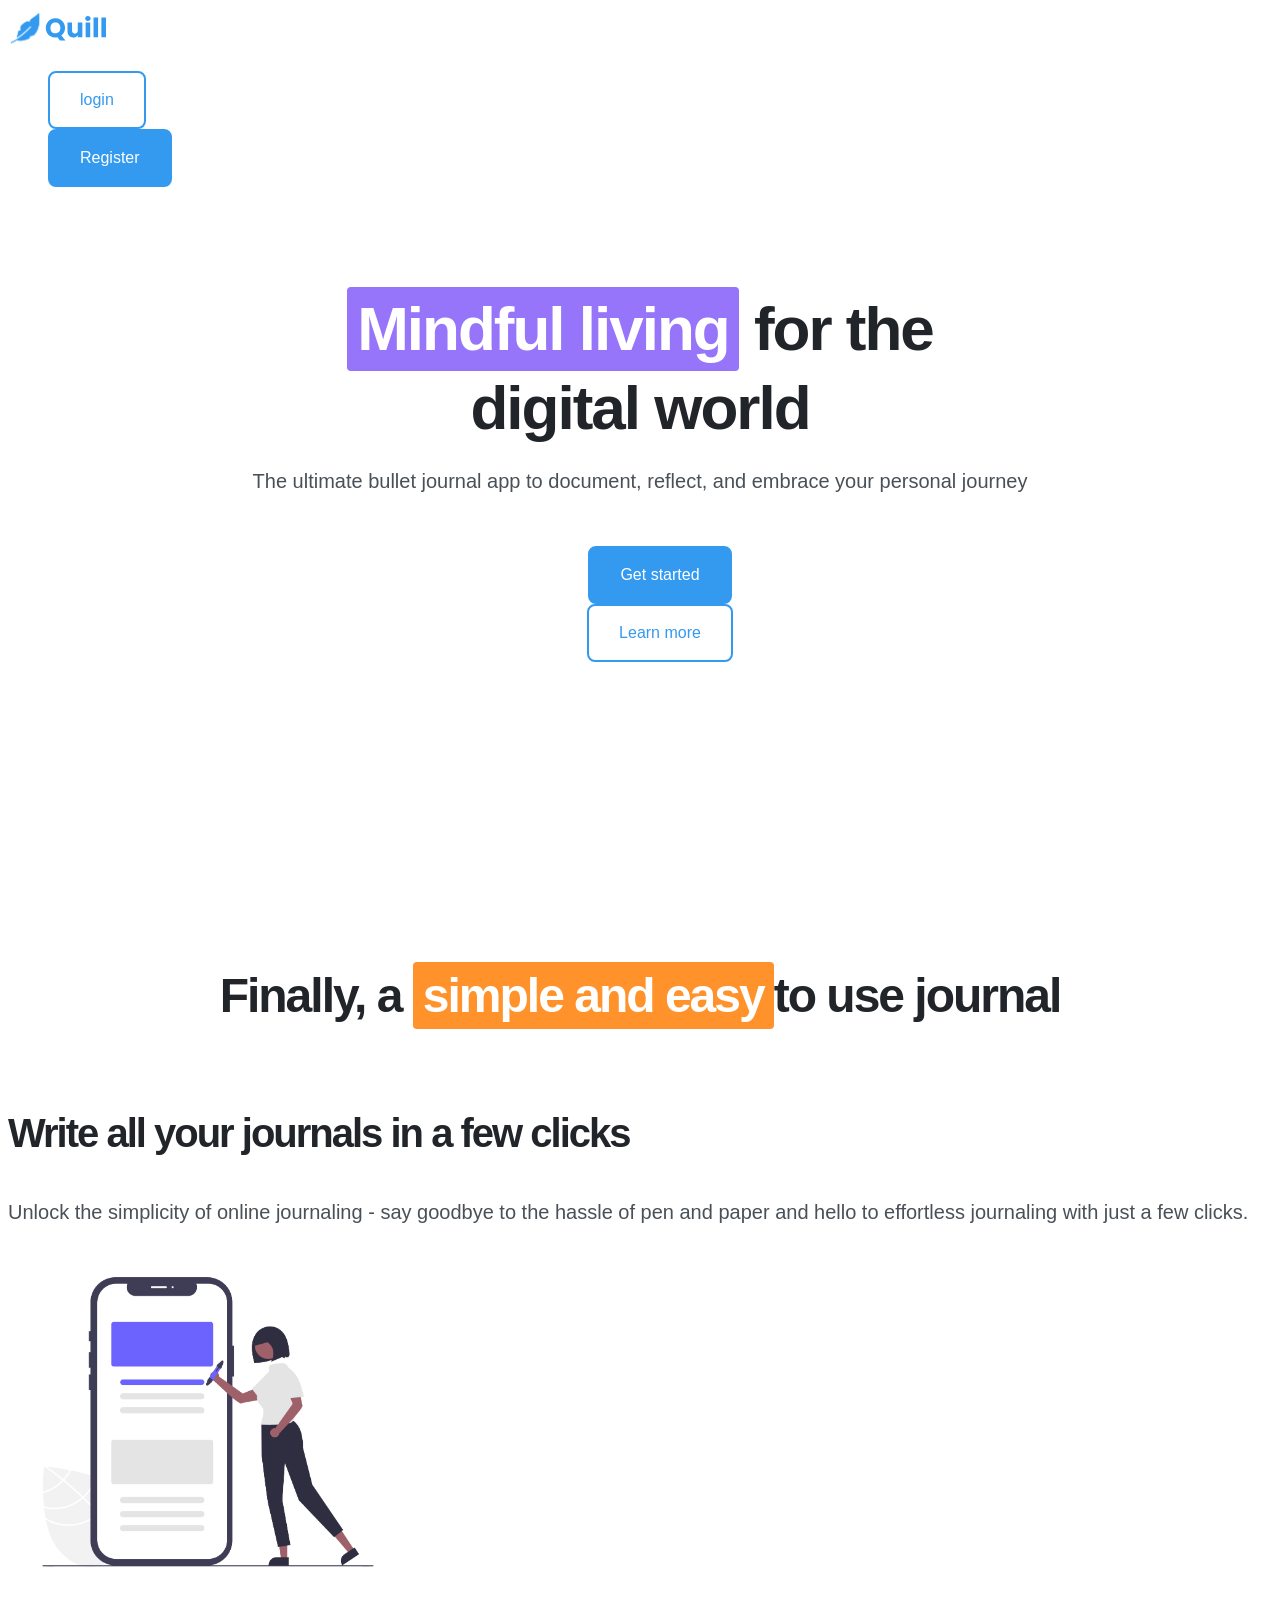
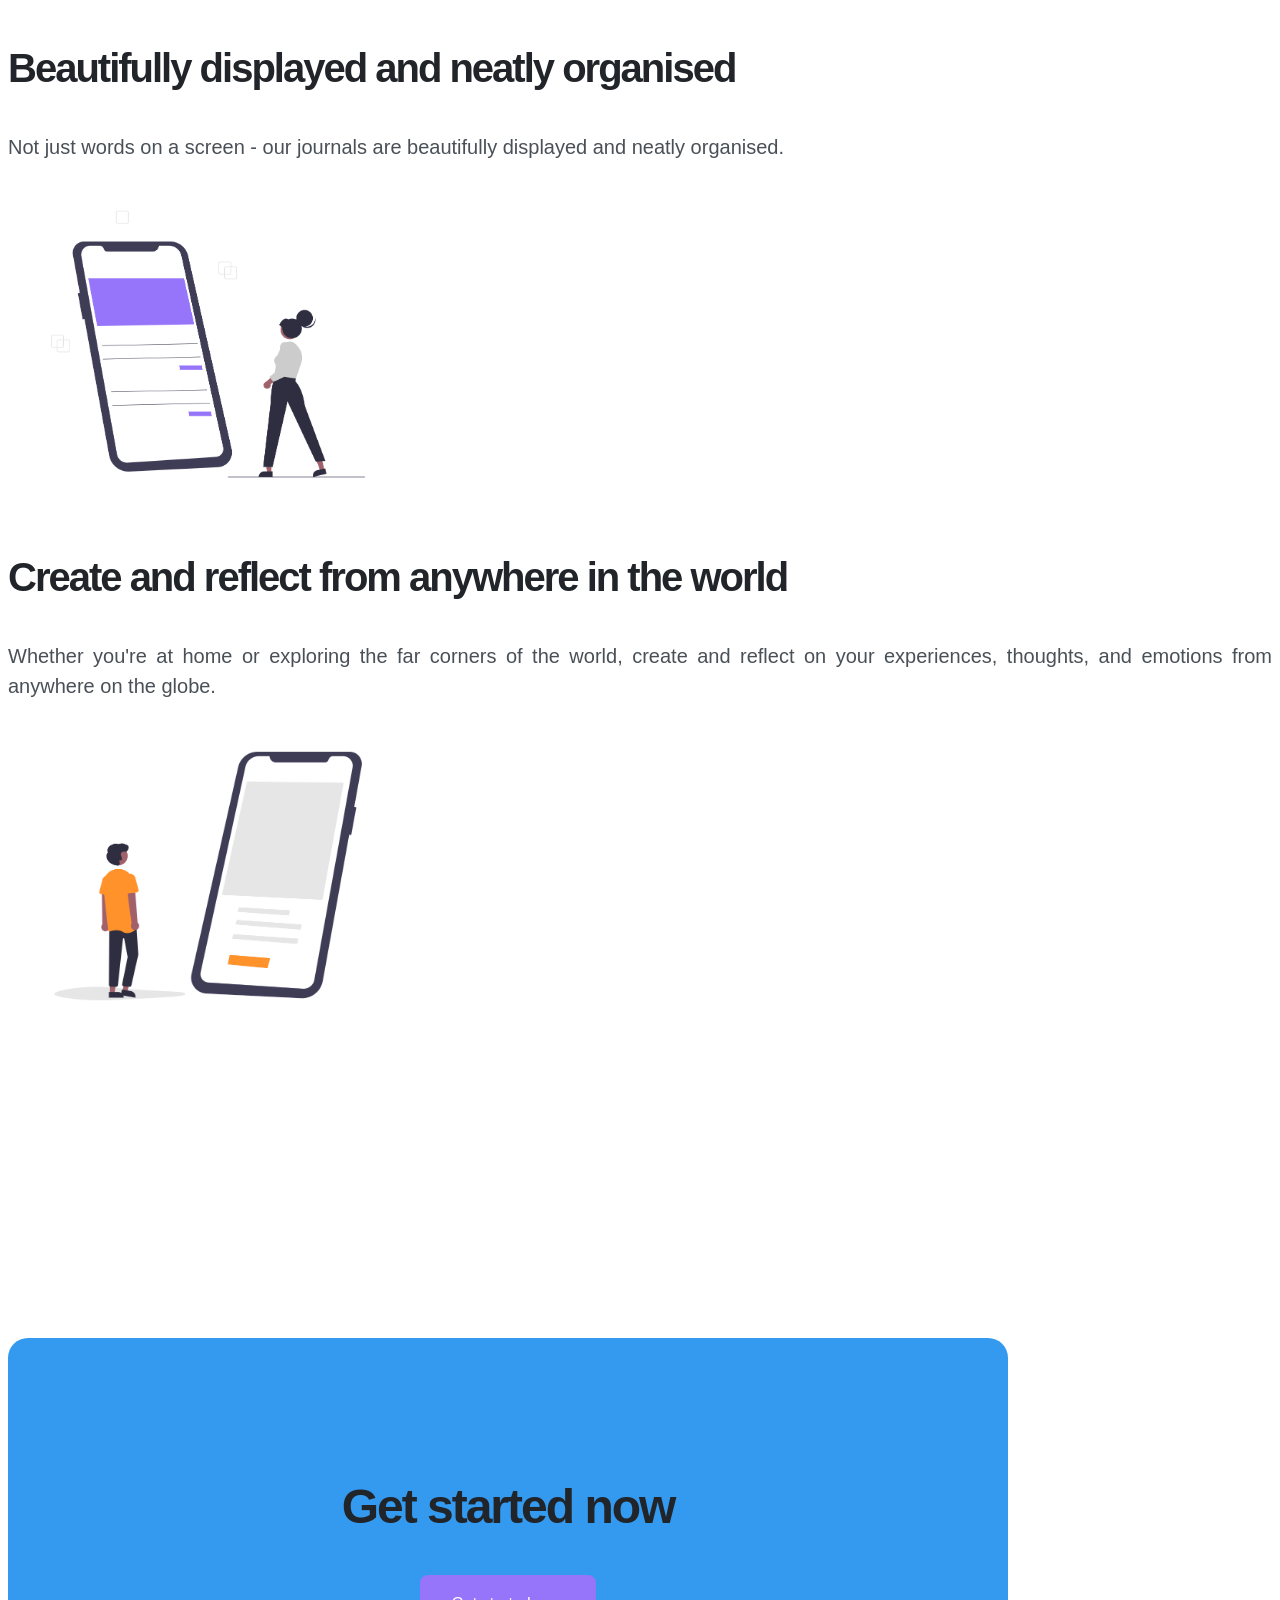
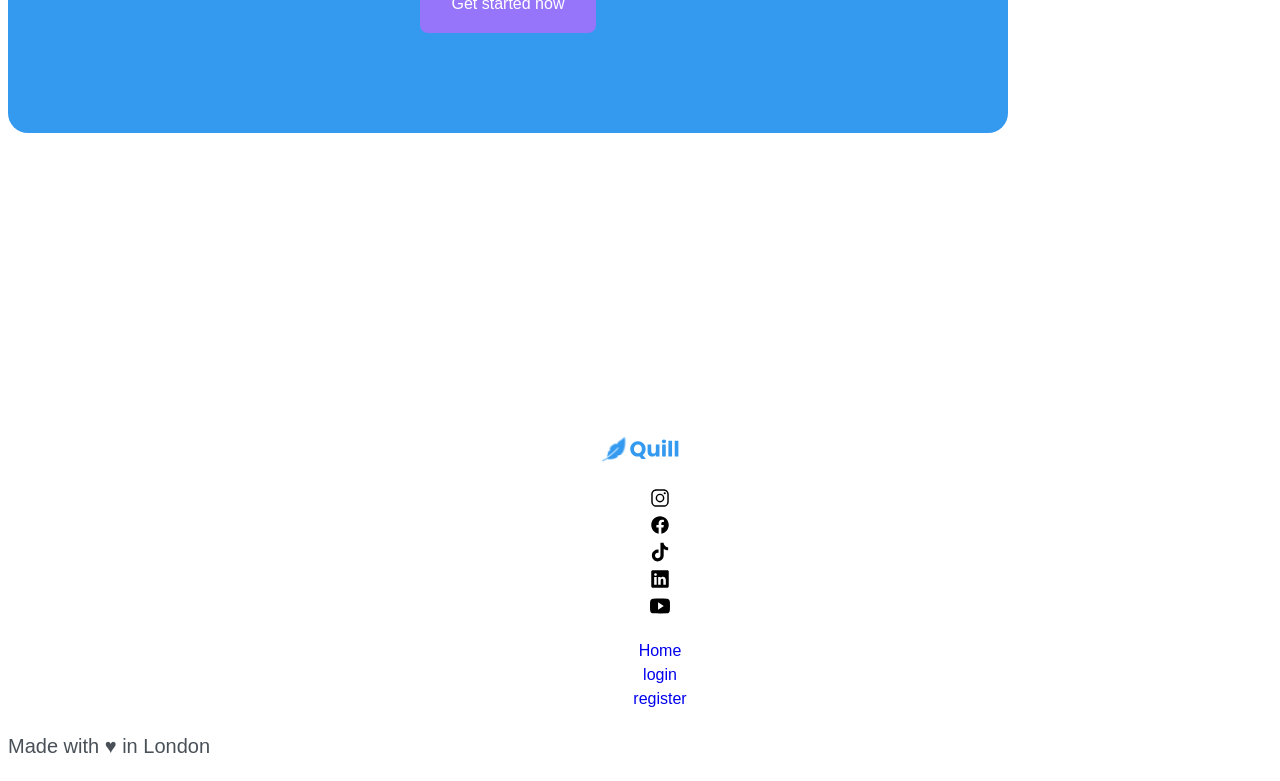
<file: quill/index.html>
<!DOCTYPE html>
<html lang="en">
<head>
    <meta charset="UTF-8">
    <meta name="viewport" content="=device-, initial-scale=1.0">
    <link rel="stylesheet" href="app.css">
    <title>Quill</title>
</head>
<body>
      <!-- navigation -->
    <header>
        <nav class="navbar">
        <a href="index.html"><img class="logo-md" src="images/quill.svg" alt="quill image"></a>

            <ul>
                <li><a class="btn btn-primary-outline" href="login.html">login</a></li>
                <li><a class="btn btn-primary" href="register.html">Register</a></li>
            </ul>
        </nav>

    <!-- Hero Section -->
     <section class="hero">
        <h1 class="hero-heading"><span class="highlight highlight-secondary" >Mindful living</span> for the <br>digital world</h1>
        <p class="hero-para">The ultimate bullet journal app to document, reflect, and embrace your personal journey</p>
        <ul>
            <li><a class="btn btn-primary" href="register.html">Get started</a></li>
            <li><a class="btn btn-primary-outline" href="#features">Learn more</a></li>
        </ul>
     </section>
    </header>

    <!-- feauture section -->
     <main>
        <section id="feature-section">
         <h2 class="feature-main-heading">Finally, a <span class="highlight highlight-tertiary">simple and easy</span>to use journal</h2>
            <div>
                <h3>Write all your journals in a few clicks</h3>
                    <p>Unlock the simplicity of online journaling - say goodbye to the hassle of pen and paper and hello to effortless journaling with just a few clicks.</p>
                    <img class="feature-img" src="images/features-1.png" alt="a simple journal in a few clicks" >
            </div>
            <div>
                <h3>Beautifully displayed and neatly organised</h3>
                    <p>Not just words on a screen - our journals are beautifully displayed and neatly organised.</p>
                    <img class="feature-img" src="images/features-2.png" alt="beautifully displayed and neatly organised" >
            </div>
            <div>
                <h3>Create and reflect from anywhere in the world</h3>
                    <p>Whether you're at home or exploring the far corners of the world, create and reflect on your experiences, thoughts, and emotions from anywhere on the globe. </p>
                <img class="feature-img" src="images/features-3.png" alt="create and reflect from anywhere in the world" >
            </div>
        </section>

    <!-- Cta section -->
            <div class="cta">
                <div class="cta-card">
                    <h2>Get started now</h2>
                <a class="btn btn-secondary" href="register.html" target="noreferrer">Get started now</a>
                </div>
            </div>  
        </section>
     </main>

    <!-- footer -->
     <footer class="footer">
        <div>
            <a href="index.html"><img class="logo-sm" src="images/quill.svg" alt="quill logo"></a>
                <ul>
                    <Li><a href="https://www.instagram.com"><img class="social-icons" src="images/instagram.svg" alt="Instagram"></a></Li>
                    <Li><a href="https://www.facebook.com"> <img class="social-icons" src="images/facebook.svg" alt="Facebook"></a></Li>
                    <Li><a href="https://www.tiktok.com"> <img class="social-icons" src="images/tiktok.svg" alt="tiktok"></a></Li>
                    <Li><a href="https://www.linkedin.com"> <img class="social-icons" src="images/linkedin.svg" alt="linkedin"></a></Li>
                    <Li><a href="https://www.youtube.com"> <img class="social-icons" src="images/youtube.svg" alt="youtube"></a></Li>
                </ul>
                 <ul>
                    <li><a href="index.html">Home</a></li>
                    <li><a href="login.html">login</a></li>
                    <li><a href="register.html">register</a></li>
                </ul>
                    <p class="small">Made with ♥︎ in London</p>
            </div>
     </footer>
</body>
</html>
</file>
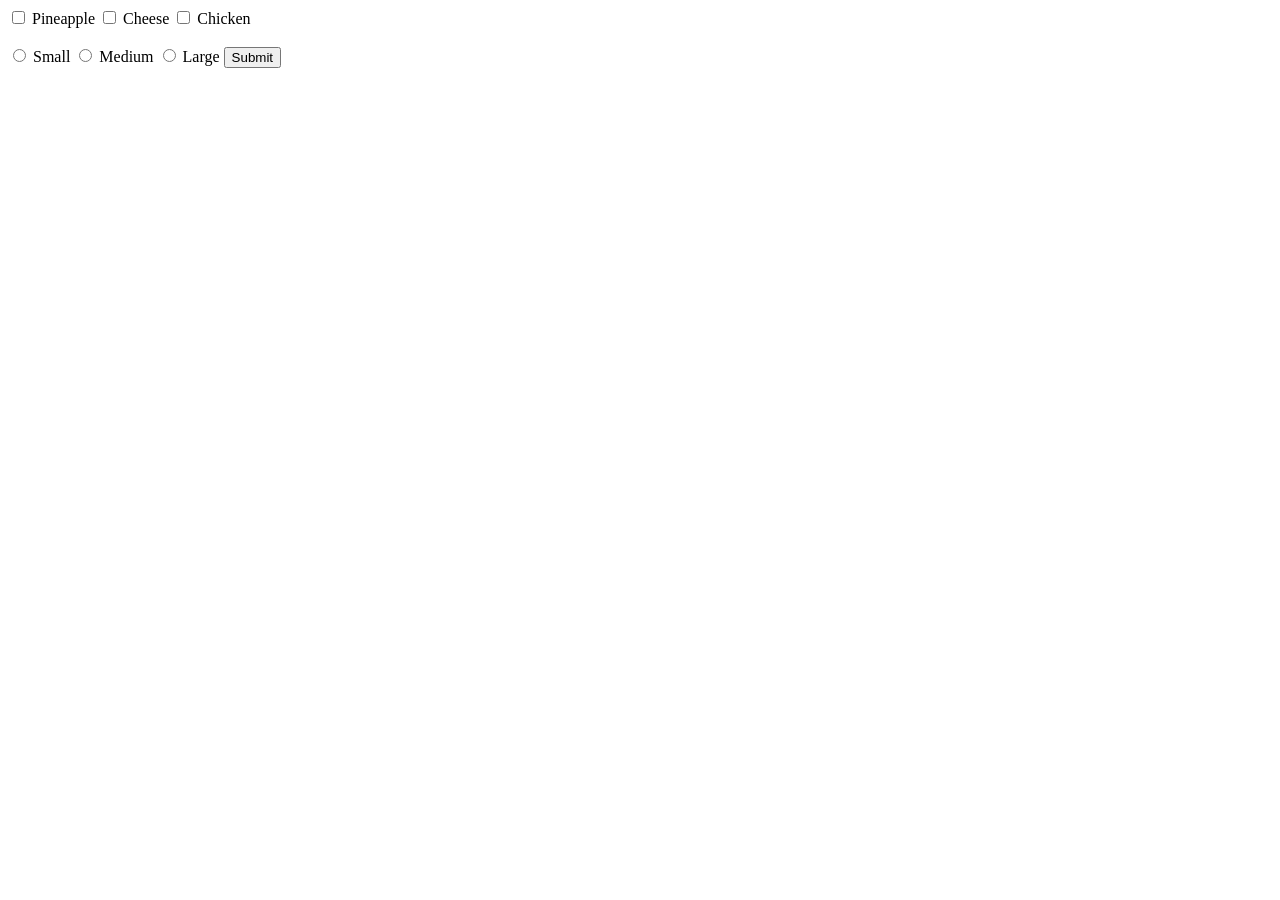
<file: quill/binary.html>
<!DOCTYPE html>
<html lang="en">
<head>
    <meta charset="UTF-8">
    <meta name="viewport" content="width=device-width, initial-scale=1.0">
    <title>Binary type</title>
</head>
<body>
    <form action="/restaraunt/pizza" method="post">
        <input id="toppling-1" type="checkbox" name="pine apple">
        <label for="toppling-1">Pineapple</label>
        <input  id="toppling-2" type="checkbox" name="cheese">
        <label for="toppling-2">Cheese</label>
        <input id="toppling-3" type="checkbox" name="chicken">
        <label for="toppling-3">Chicken</label>
        
<br><br>
        <input id="small" type="radio" name="size" value="s" >
        <label for="small">Small</label>
        <input id="medium" type="radio" name="size" value="m">
        <label for="medium">Medium</label>
        <input id="large" type="radio" name="size" value="l">
        <label for="large">Large</label>
        <button type="submit">Submit</button>
    </form>
</body>
</html>
</file>
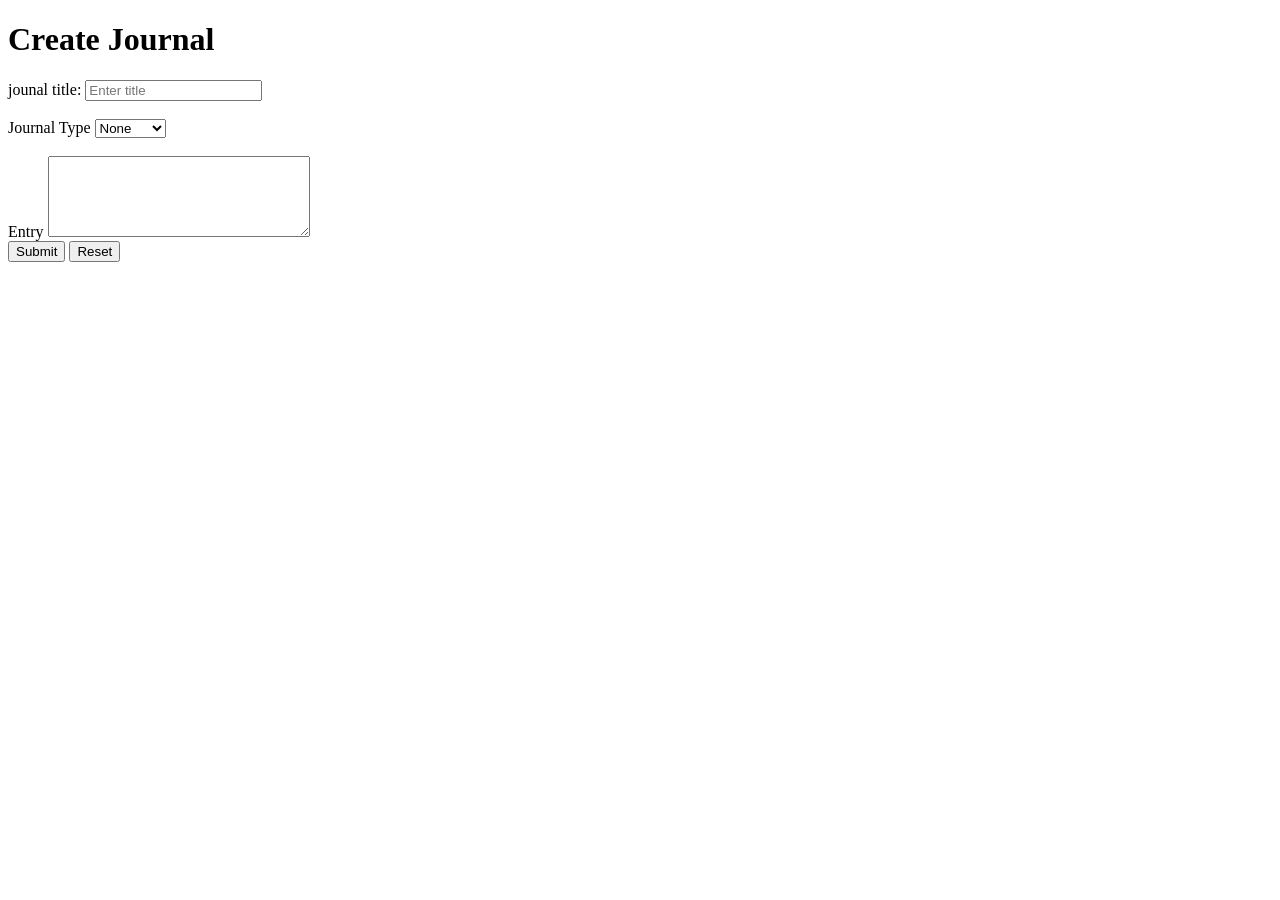
<file: quill/create-journal.html>
<!DOCTYPE html>
<html lang="en">
<head>
    <meta charset="UTF-8">
    <meta name="viewport" content="width=device-width, initial-scale=1.0">
    <title>Create journal</title>
</head>
<body>
    <h1>Create Journal</h1>
    <form action="/api/v1/journals" method="post">
        <label for="main-title">jounal title:</label>
    <input id="main-title" type="text" name = "title" placeholder="Enter title" minlength="3" required >
    <br> <br>
    <label for="journal-type">Journal Type</label>
    <select id="journal-type" name="type of journal" required !="none">
        <option value="none">None</option>
        <option value="idea">Idea</option>
        <option value="note">Note</option>
        <option value="goal">Goal</option>
        <option value="habit">Habit</option>
        <option value="memory">Memory</option>
        <option value="mood">Mood</option>
        <option value="event">Event</option>
        <option value="task">Task</option>
    </select>
    <br> <br>
    <label for="entry">Entry</label>
    <textarea name="Journal entry" id="entry" rows="5" cols="30" minlength="3" maxlength="10" required ></textarea>
<br>
    <button type="submit">Submit</button>
    <button type="reset">Reset</button>
     </form>
</body>
</html>
</file>
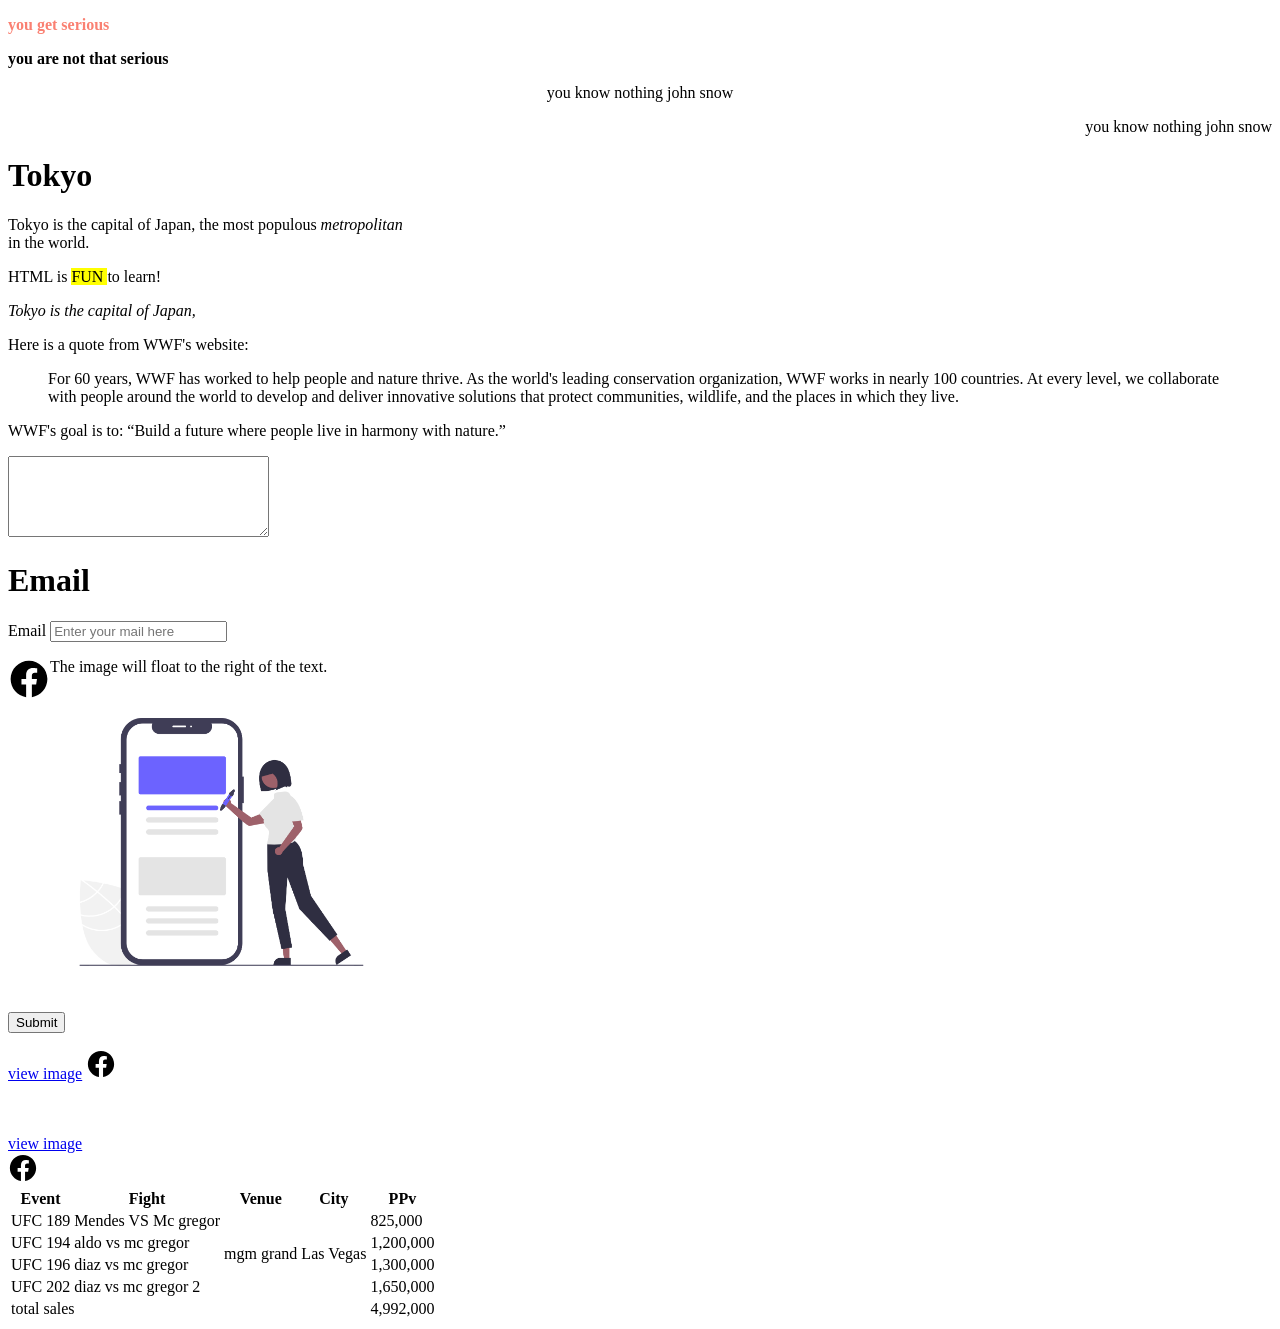
<file: quill/practice.html>
<!DOCTYPE html>
<html lang="en">
<head>
    <meta charset="UTF-8">
    <meta name="viewport" content="width=device-width, initial-scale=1.0">
    <title>Document</title>
</head>
<body>
    <p title="angry" style="color: salmon;"><b> you get serious </b></p>
    <p><strong>you are not that serious</strong></p>
    <p style="text-align: center;">you know nothing john snow</p>
    <p style="text-align: end;">you know nothing john snow</p>
</body>
<h1>Tokyo</h1>
<p>
Tokyo is the capital of Japan,
the most populous <em>metropolitan</em> <br> in the world.
</p>
<p>
HTML is 
<mark>
FUN
</mark>
 to learn!
</p>
<i>Tokyo is the capital of Japan,</i>
<p>Here is a quote from WWF's website:</p>
<blockquote cite="http://www.worldwildlife.org/who/index.html">
For 60 years, WWF has worked to help people and nature thrive. As the world's leading conservation organization, WWF works in nearly 100 countries. At every level, we collaborate with people around the world to develop and deliver innovative solutions that protect communities, wildlife, and the places in which they live.
</blockquote>
<p>WWF's goal is to: <q>Build a future where people live in harmony with nature.</q></p>
<textarea name="jouranal entry" id="entry" rows="5" cols="30" ></textarea>
<h1>Email</h1>
<form action="/api/v1/simha">
    <label for="email"> Email</label>
    <input id="email" type="email" name="email" placeholder="Enter your mail here">
    <p><img src="images/facebook.svg" alt="Smiley face" style="float:left;width:42px;height:42px;">
The image will float to the right of the text.</p>
<p><img src="images/features-1.png" alt="something" height="300px">
<area shape="default" coords="286,117,715,1033" href="practice.html" alt="something else">    
</p>
<button type="submit">Submit</button>
</form>
<p><a href="images/features-1.png" height="300px">view image</a>
    <img src="images/facebook.svg" alt="facebook" height="30x">
</p>
<br><br>
<div>
    <a href="images/features-1.png" height="300px">view image</a>
</div>
<div>
    <img src="images/facebook.svg" alt="facebook" height="30px"> 
</div>
<table>
    <thead>
        <tr>
            <th>Event</th>
            <th>Fight</th>
            <th>Venue</th>
            <th>City</th>
            <th>PPv</th>
        </tr>
    </thead>
    <tbody>
        <tr>
            <td>UFC 189</td>
            <td>Mendes VS Mc gregor</td>
            <td rowspan="4">mgm grand</td>
            <td rowspan="4">Las Vegas</td>
            <td>825,000</td>
        </tr>
        <tr>
            <td>UFC 194</td>
            <td>aldo vs mc gregor</td>
            <td>1,200,000</td>
        </tr>
        <tr>
            <td>UFC 196</td>
            <td>diaz vs mc gregor</td>
            <td>1,300,000</td>
        </tr>
        <tr>
            <td>UFC 202</td>
            <td>diaz vs mc gregor 2</td>
            <td>1,650,000</td>
        </tr>
    </tbody>
    <tfoot>
        <tr>
            <td colspan="4">total sales</td>
            <td>4,992,000</td>
        </tr>
    </tfoot>
</table>
</html>
</file>
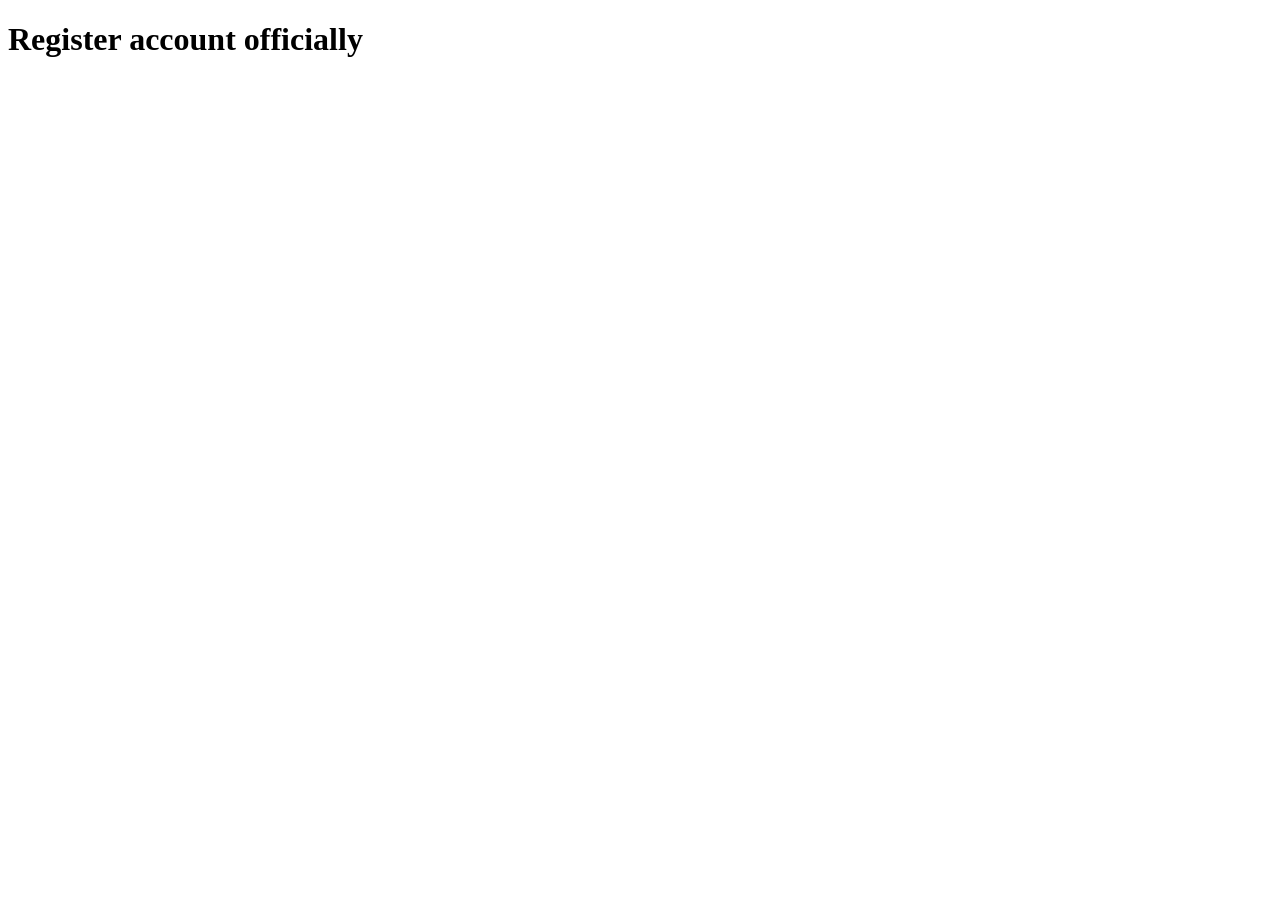
<file: quill/register.html>
<!DOCTYPE html>
<html lang="en">
<head>
    <meta charset="UTF-8">
    <meta name="viewport" content="width=device-width, initial-scale=1.0">
    <title>Register</title>
</head>
<body>
    <h1>Register account officially</h1>
</body>
</html>
</file>
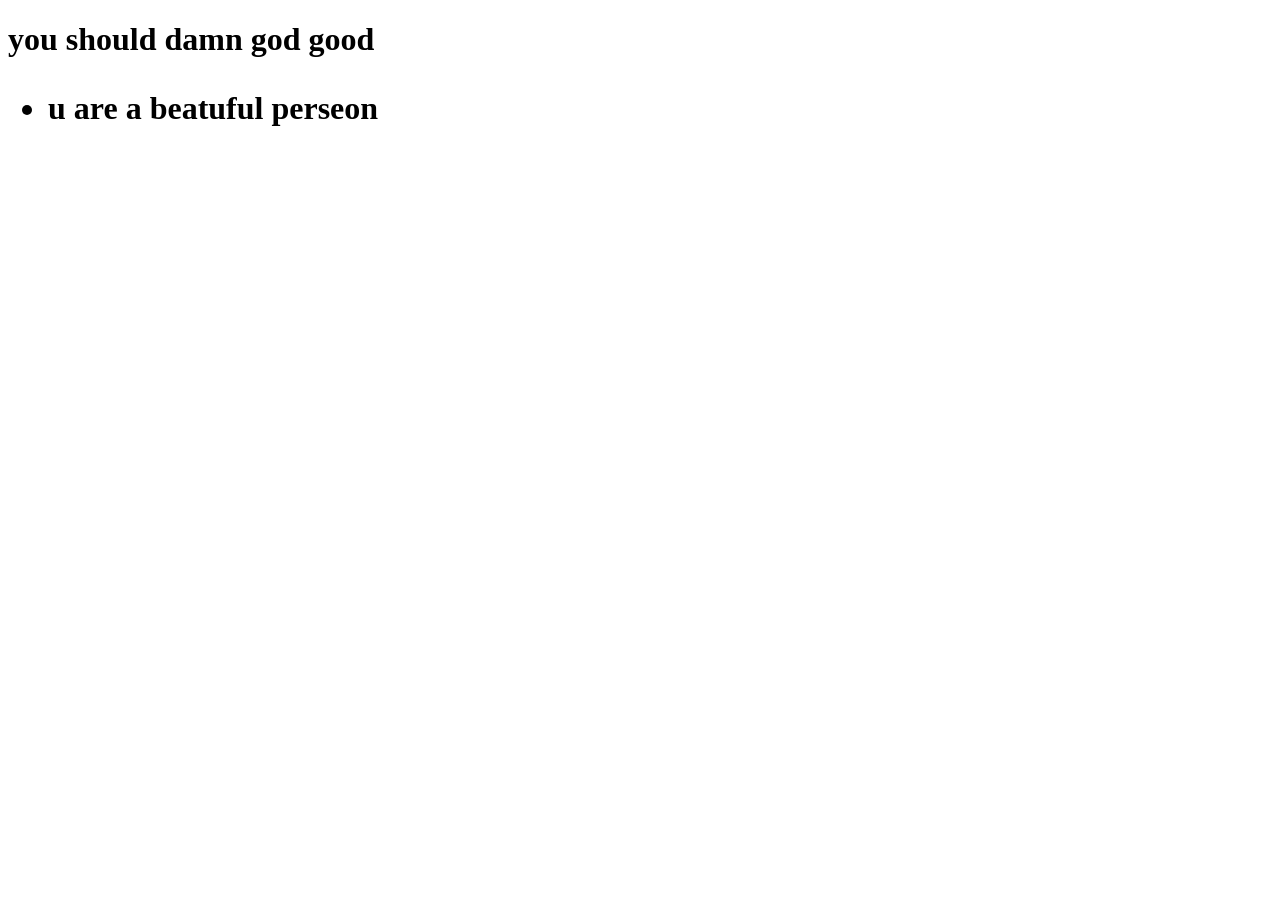
<file: quill/trail.html>
<!DOCTYPE html>
<html lang="en">
<head>
    <meta charset="UTF-8">
    <meta name="viewport" content="width=device-width, initial-scale=1.0">
    <title>just</title>
</head>
<body>
    <h1>you should damn god good
        <ul>
        <li>u are a beatuful perseon</li></p>
    </ul>
</h1>
</body>
</html>
</file>
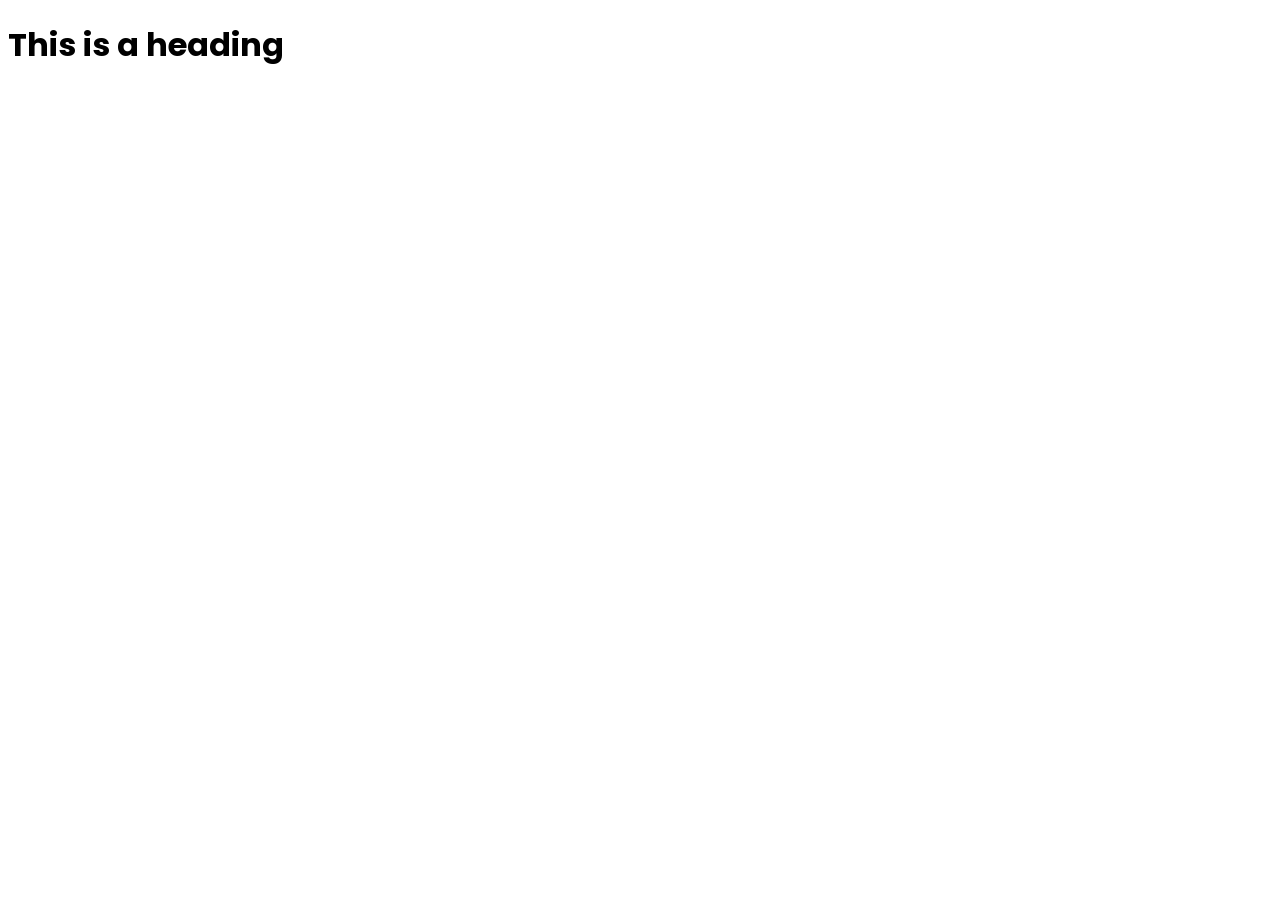
<file: quill/including css/font-family.html>
<!DOCTYPE html>
<html lang="en">
<head>
    <meta charset="UTF-8">
    <meta name="viewport" content="width=device-width, initial-scale=1.0">
    <link rel="preconnect" href="https://fonts.googleapis.com">
<link rel="preconnect" href="https://fonts.gstatic.com" crossorigin>
<link href="https://fonts.googleapis.com/css2?family=Poppins:ital,wght@0,100;0,200;0,300;0,400;0,500;0,600;0,700;0,800;0,900;1,100;1,200;1,300;1,400;1,500;1,600;1,700;1,800;1,900&display=swap" rel="stylesheet">
    <link rel="stylesheet" href="font-family.css">
    <title>Font family</title>
</head>
<body>
    <h1>This is a heading</h1>
</body>
</html>
</file>
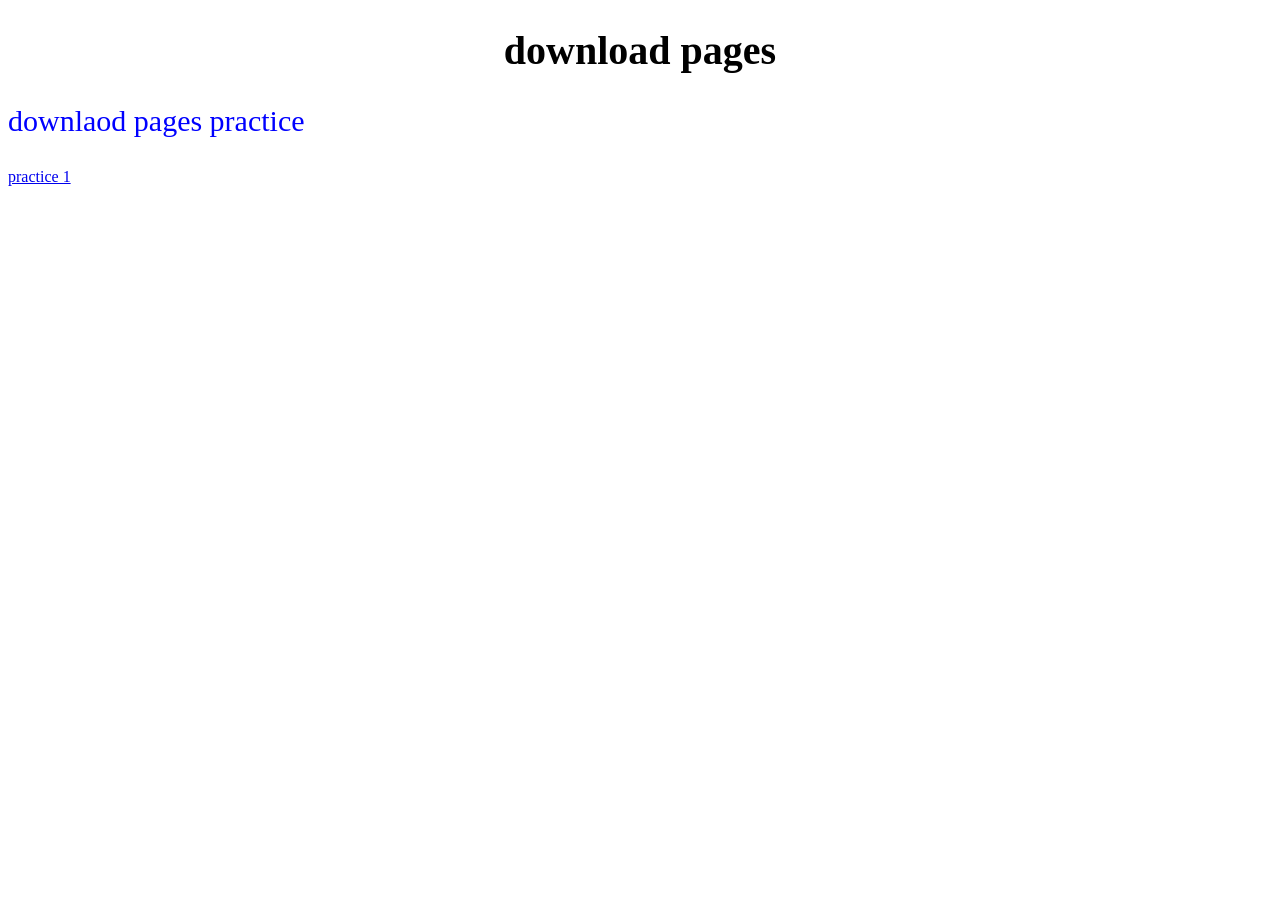
<file: quill/including css/practice2.html>
<!DOCTYPE html>
<html lang="en">
<head>
    <meta charset="UTF-8">
    <meta name="viewport" content="width=device-width, initial-scale=1.0">
    <link rel="stylesheet" href="app1.css">
    <title>index</title>
</head>
<body>
    <h1>
        download pages
    </h1>
    <p>
        downlaod pages practice
    </p>
    <a href="practice1.html">practice 1</a>
</body>
</html>
</file>
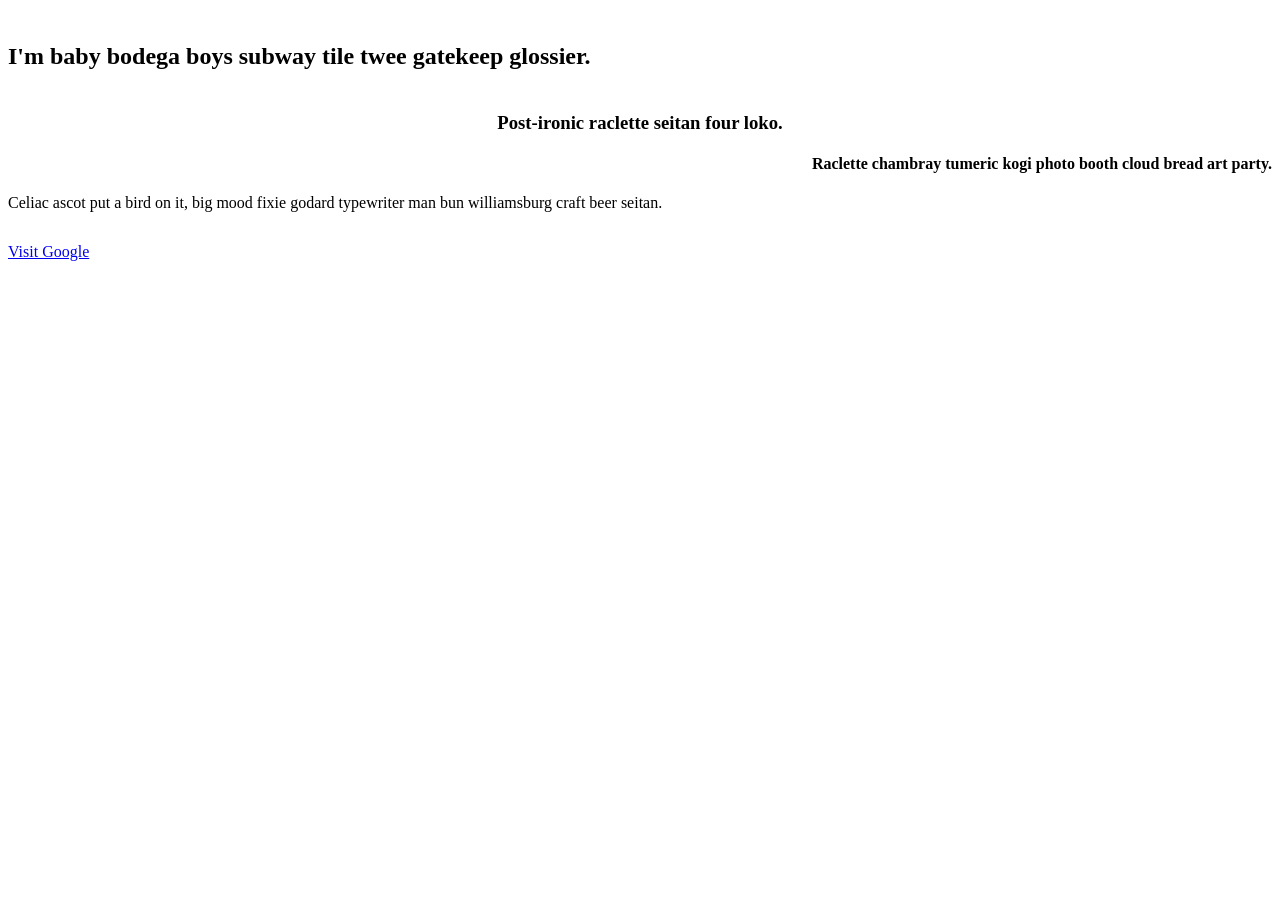
<file: quill/including css/text-spacing.html>
<!DOCTYPE html>
<html lang="en">
<head>
    <meta charset="UTF-8">
    <meta name="viewport" content="width=device-width, initial-scale=1.0">
    <link rel="stylesheet" href="text-spacing.css">
    <title>Document</title>
</head>
<body>
    <h2>I'm baby bodega boys subway tile twee gatekeep glossier.</h2>
    <h3>Post-ironic raclette seitan four loko.</h3>
    <h4>Raclette chambray tumeric kogi photo booth cloud bread art party.</h4>
    <p>Celiac ascot put a bird on it, big mood fixie godard typewriter man bun williamsburg craft beer seitan.</p>
    <a href="https://www.google.com" target="_blank">Visit Google</a>
</body>
</html>
</file>
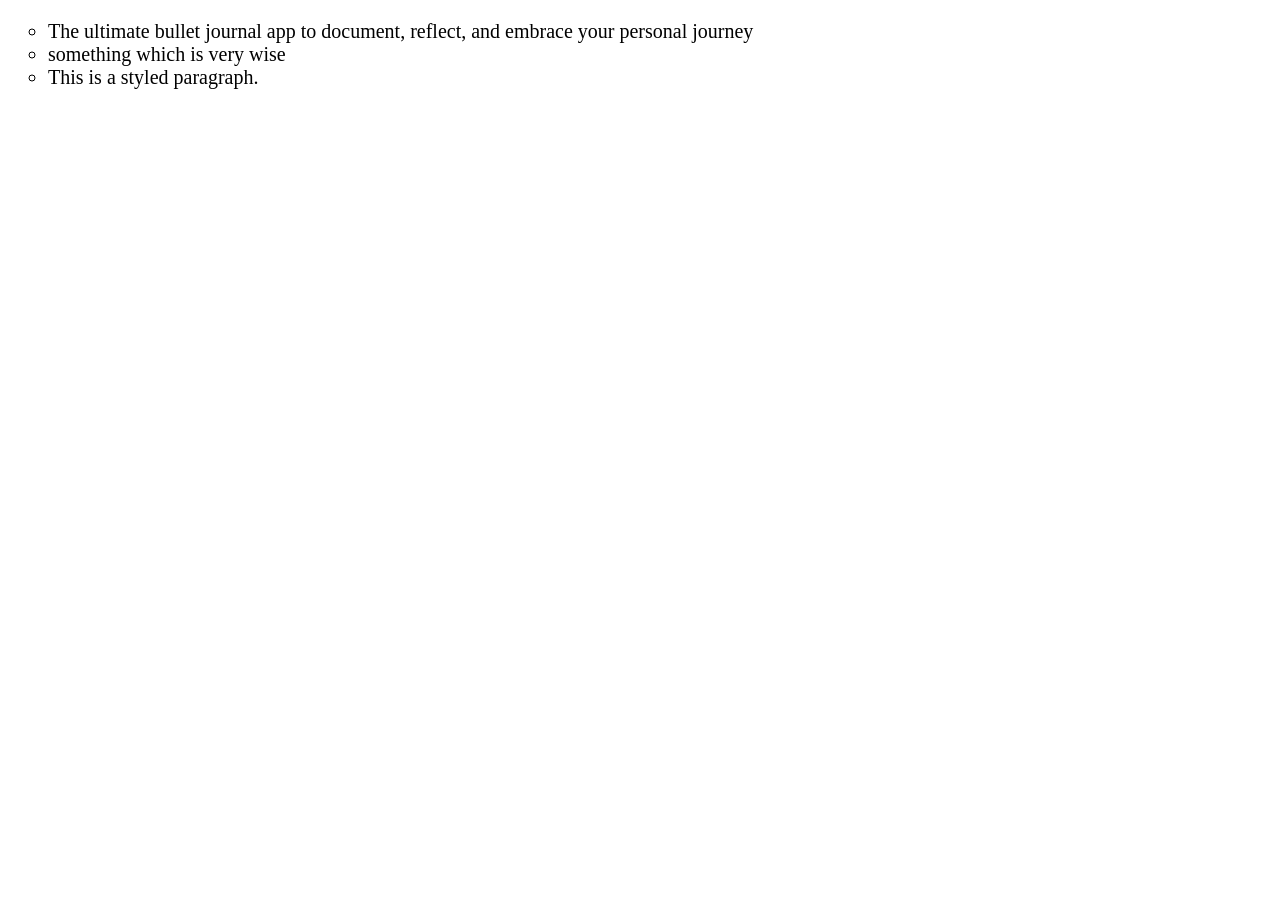
<file: quill/including css/text-styling.html>
<!DOCTYPE html>
<html lang="en">
<head>
    <meta charset="UTF-8">
    <meta name="viewport" content="width=device-width, initial-scale=1.0">
    <link rel="stylesheet" href="text-styling.css">
    <title>text styling</title>
</head>
<body>
    <ul>
        <li>The ultimate bullet journal app to document, reflect, and embrace your personal journey</li>
        <li>something which is very wise</li>
        <li>This is a styled paragraph.</li>
    </ul>
</body>
</html>
</file>
<file: quill/app.css>
/* 

---------------typography------------------
 FONT SIZE
 12px/ 16px/ 20px/ 24px/ 32px/ 40px/ 48px/ 62px

 FONT WEIGHT
 400-700

 LINE HEIGHT
 1.2-1.5

 LETTER SPACING
 0/ -0.2PX

 FONT FAMILY 
    'Poppins', sans-serif

 ----------------COLORS------------------
    PRIMARY
    Base: #339af0
    tint: #d0ebff
    shade: #1c7ed6

    SECONDARY
    Base: #9775fa
    tint: #e5dbff
    shade: #7048e8

    TERTIARY
    BASE: #ff922b
    TINT: #ffe8cc
    SHADE: #f76707

    GREY
    BASE: #495057
    TINT: #f1f3f5
    SHADE: #212529
    WHITE: #fff
    BLACK: #000
*/
/* 
----------------Border-Radius------------------
4/8/20px

----------------Border-Radius------------------
5px/ 10px/ 15px/ 20px/ 25px/ 30px/ 40px/ 50px/ 60px/ 70px/ 80px/ 90px/ 100px/ 125px/ 150px/ 200px/ 250px/ 300px/ 400px/ 500px/ 600px/ 700px/ 800px/ 900px/ 1000px

 */
/*------------------global styles------------------*/

* {
    box-sizing: border-box;
}

body{
    font-family: 'poppins', sans-serif;
    font-weight: 400;
    line-height: 1.5;
    color: #495057;
}
h1 , h2, h3, h4, h5{
    font-weight: 700;
    line-height: 1.2;
    letter-spacing: -2px;
    color: #212529;
}
h1   {
    font-size: 62px;
}

h2 {
    font-size: 48px;
}

h3 {
    font-size: 40px;
}

h4 {
    font-weight: 700;
    line-height: 1.2;
    letter-spacing: -2px;
    font-size: 32px;
    color: #212529;
}

h5 {
    font-weight: 700;
    line-height: 1.2;
    letter-spacing: -2px;
    font-size: 24px;
    color: #212529
}

p, a, .small-text {
    text-align: justify;
}

p {
    font-size: 20px;
}

a {
    font-size: 16px;
    text-decoration: none;
    display: inline-block;
}

span{
    display: inline-block;
}

ul {
    list-style: none;
}

.small-text {
    font-size: 12px;
}

/*------------------Components------------------*/

.btn {
    font-weight: 400px;
    font-size: 16px;
    text-decoration: none;
    padding: 15px 30px;
    border-radius: 8px;
}

.btn-primary:link, .btn-primary:visited {
    background-color: #339af0;
    color: #fff;
    border: 2px solid #339af0;
}

.btn-primary:hover, .btn-primary:active {
    color: #ffffff;
    background-color: #1c7ed6;
    border: 2px solid #1c7ed6;
}

.btn-primary-outline:link, .btn-primary-outline:visited {
    color: #339af0;
    background-color: #fff;
    border: 2px solid #339af0;
}

.btn-primaty-outline:hover, .btn-primary-outline:active {
    color: #1c7ed6;
    background-color: #fff;
    border: 2px solid #1c7ed6;
}

.btn-secondary:link, .btn-secondary:visited {
    background-color: #9775fa;
    color: #ffffff;
    border: 2px solid #9775fa
}

.btn-secondary:hover, .btn-secondary:active {
    background-color: #7048e8;
    color: #ffffff;
    border: 2px solid #7048e8;
}

.highlight{
    color: #ffffff;
    padding: 5px 10px;
    border-radius: 4px;
}

.highlight-primary{
    background-color: #339af0;
}

.highlight-secondary {
    background-color: #9775fa;
}

.highlight-tertiary {
    background-color: #ff922b;
}

.logo-md {
    width: 100px;
}

.logo-sm{
    width: 80px;
}
/*------------------sections------------------*/

/* navigation */
.navbar{
    margin-bottom: 100px;
}

/* hero section */
.hero {
    text-align: center;
    margin-bottom: 300px;
}

.hero-heading {
    margin-bottom: 10px;
}

.hero-para {
    margin-bottom: 50px;
    text-align: center;
}

/* feature section */
#feature-section {
    margin-bottom: 300px;
}
.feature-main-heading {
    text-align: center;
    margin-bottom: 80px;
}

.feature-img{
    width: 400px
}

/* cta section */
.cta {
    text-align: center;
    margin-bottom: 300px;
}

.cta-card {
    background-color: #339af0;;
    width: 1000px;
    padding: 100px 200px;
    border-radius: 20px;
}

/* footer section */

.footer {
    text-align: center;
}

.social-icons{
    width: 20px;
}
</file>
<file: quill/including css/font-family.css>
h1 {
    font-family: 'Poppins', sans-serif;
}
</file>
<file: quill/including css/app1.css>
h1 {
    color: black;
    font-size: 40px;
    font-family: 'Times New Roman', Times, serif;
    text-align: center;
}

p {
    color:blue;
    font-size: 30px;
    font-family: 'Times New Roman', Times, serif;
    text-align: left;
}
</file>
<file: quill/including css/text-spacing.css>
h2 {
    text-align: left;
    line-height: 3;
}

h3 {
    text-align: center;
    line-height: none;
}

h4 {
    text-align: right;
    line-height: none;
}

p {
    text-align: justify;
    list-style: 4;
}

a {
    text-align: center;
    line-height: 3;
}
</file>
<file: quill/including css/text-styling.css>
ul {
    list-style: circle;
    font-weight: 100;
    font-size: 20px;
}
</file>
